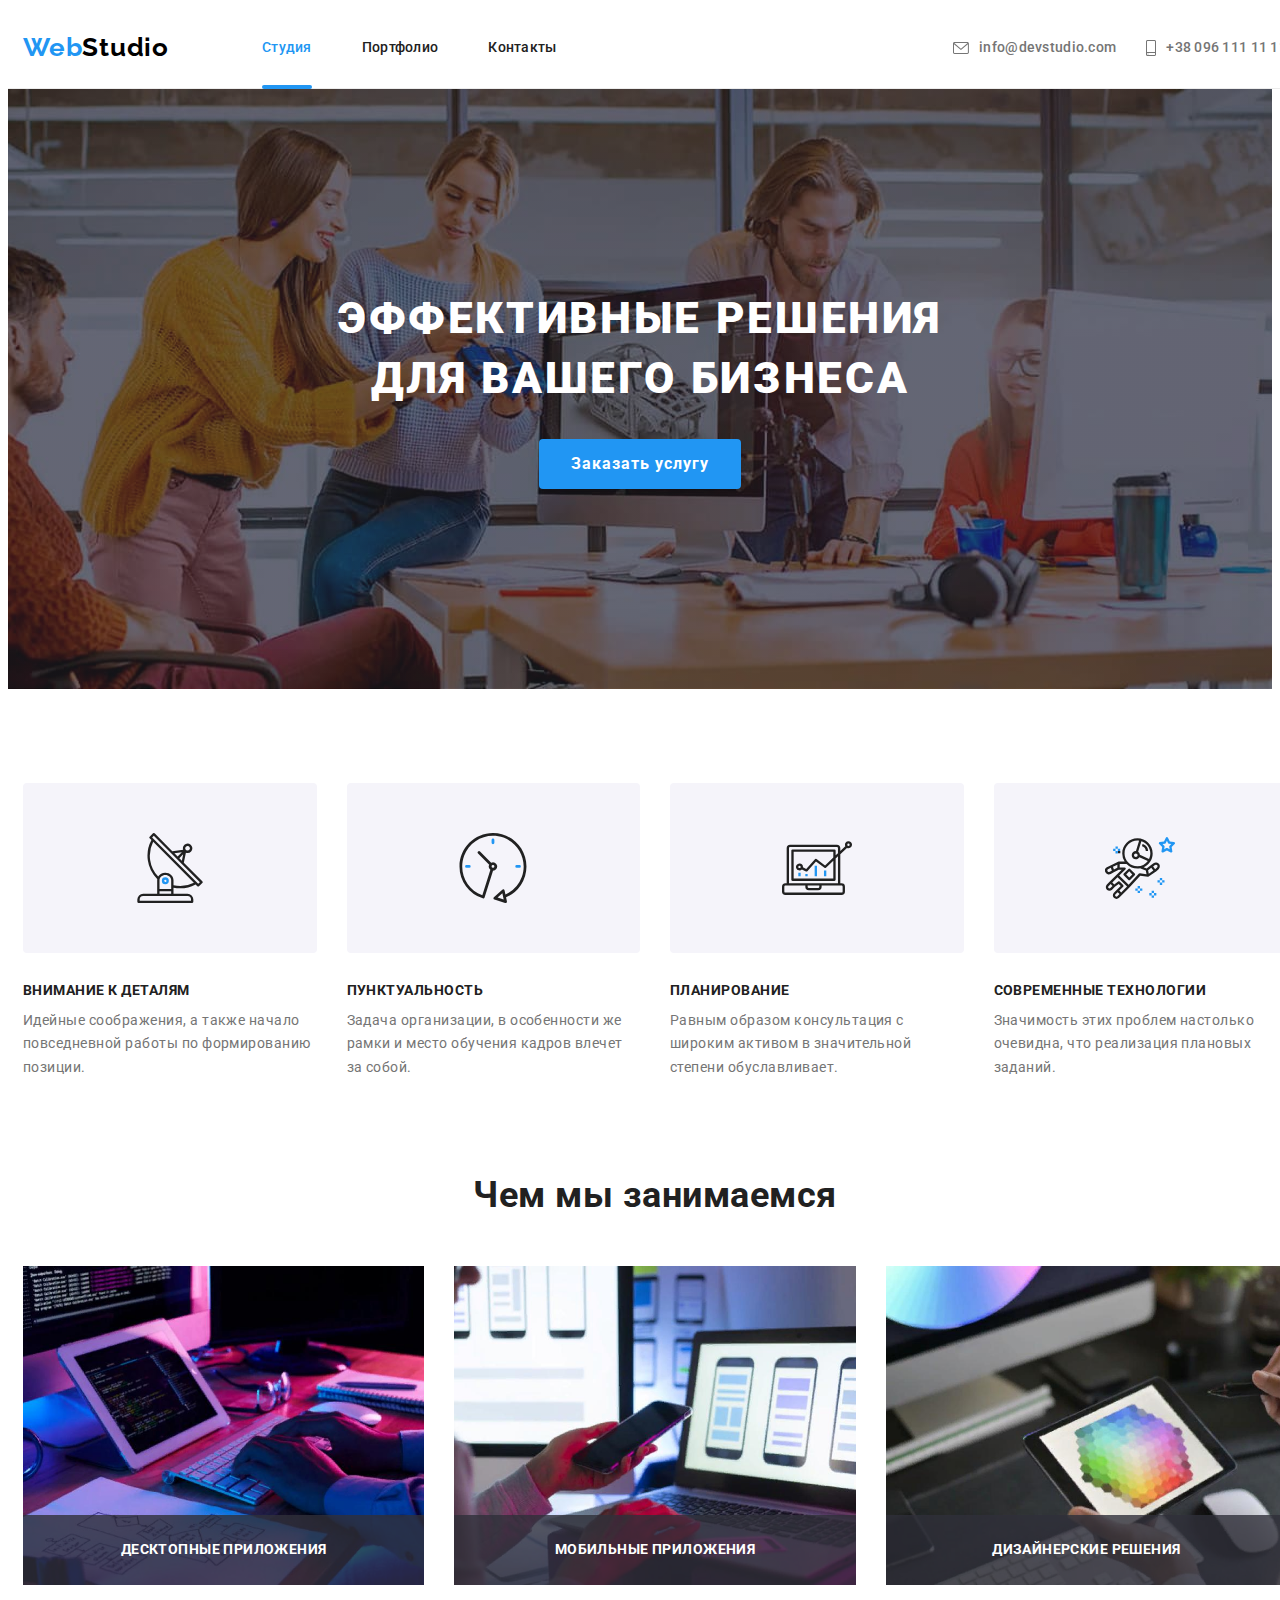
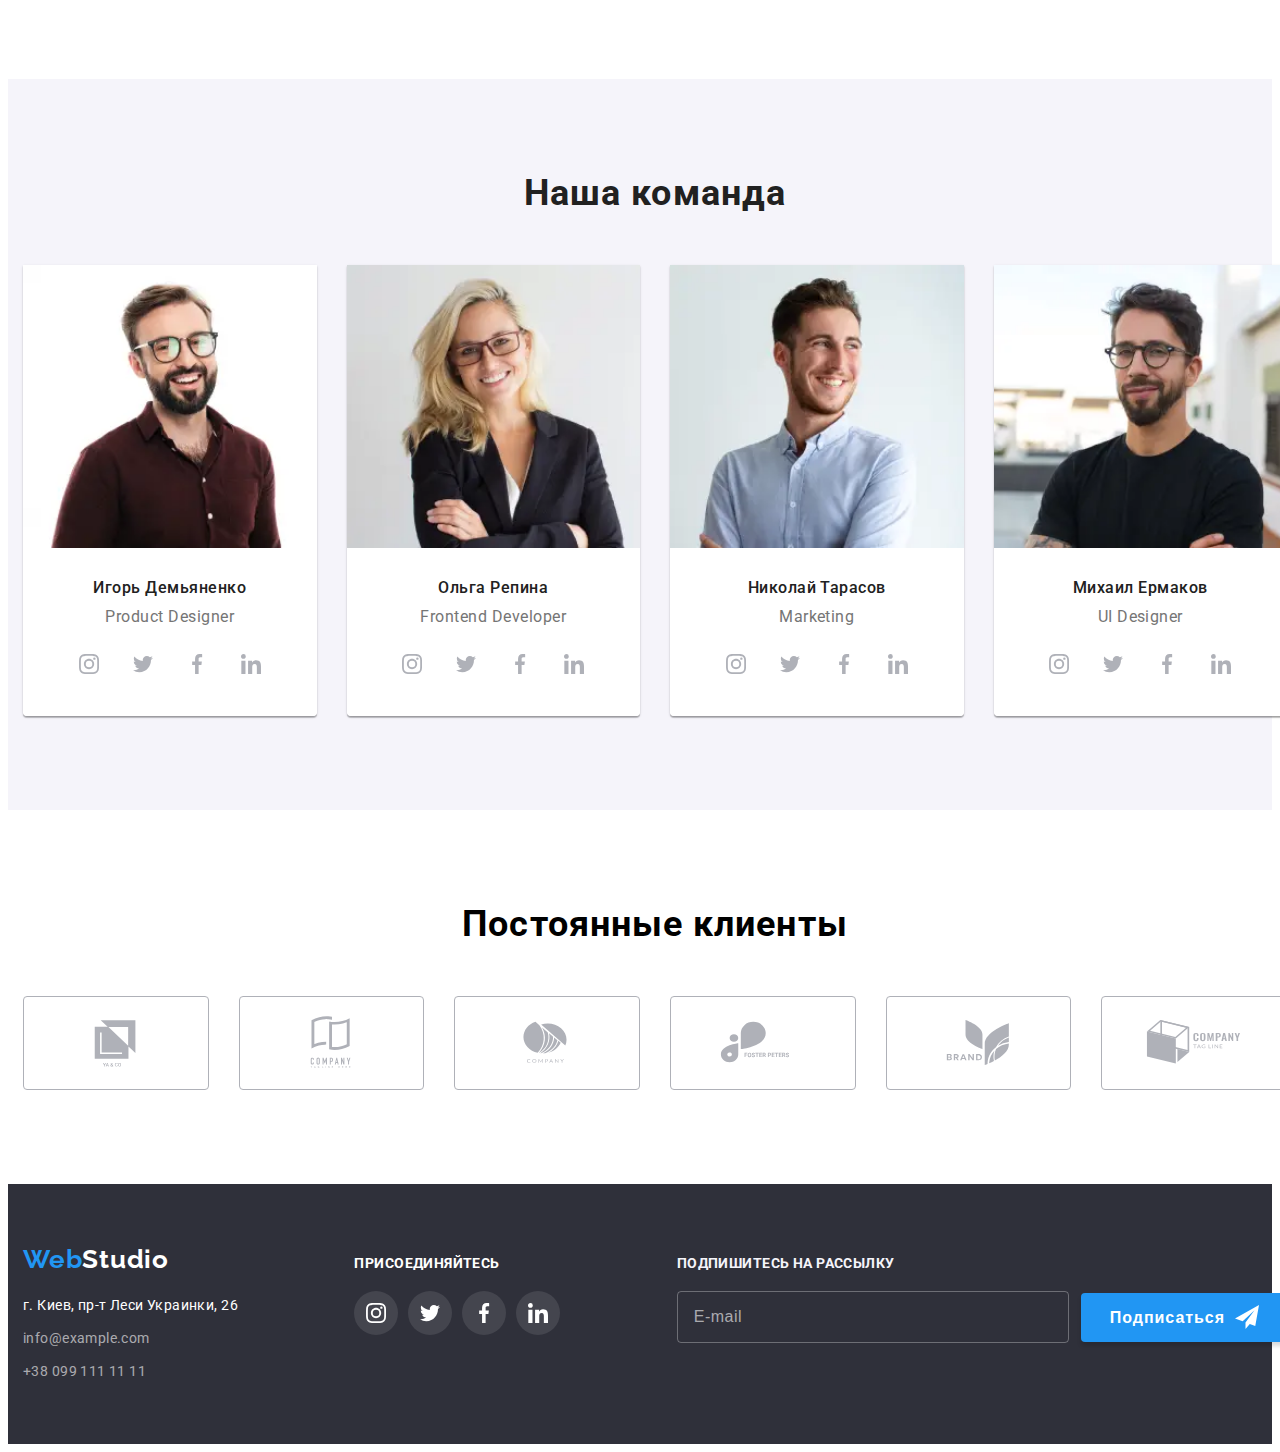
<file: index.html>
<!DOCTYPE html>
<html lang="ru">
<head>
    <meta charset="UTF-8">
    <meta http-equiv="X-UA-Compatible" content="IE=edge">
    <meta name="viewport" content="width=device-width, initial-scale=1.0">
    <title>WebStudio</title>
    <link rel="preconnect" href="https://fonts.googleapis.com">
    <link rel="preconnect" href="https://fonts.gstatic.com" crossorigin>
    <link href="https://fonts.googleapis.com/css2?family=Raleway:wght@700&family=Roboto:wght@400;500;700;900&display=swap" rel="stylesheet">
    <link rel="stylesheet" href="https://cdnjs.cloudflare.com/ajax/libs/modern-normalize/1.1.0/modern-normalize.min.css"
        integrity="sha512-wpPYUAdjBVSE4KJnH1VR1HeZfpl1ub8YT/NKx4PuQ5NmX2tKuGu6U/JRp5y+Y8XG2tV+wKQpNHVUX03MfMFn9Q=="
        crossorigin="anonymous" referrerpolicy="no-referrer" />
    <link rel="stylesheet" href="./css/main.min.css">
</head>
    <body>
        <!-- Header -->
        <header class="header">
            <div class="container header__container">
                <nav class="nav">
                    <a class="logo link header__logo" href="./index.html" lang="en">
                        <span class="logo__text logo__text--accent">Web</span>Studio
                    </a>
                    <ul class="nav__list list">
                        <li class="nav__item">
                            <a class="nav__link nav__link--current current link" href="./index.html">Студия</a>
                        </li>
                        <li class="nav__item">
                            <a class="nav__link link" href="./portfolio.html">Портфолио</a>
                        </li>
                        <li class="nav__item">
                            <a class="nav__link link" href="#">Контакты</a>
                        </li>
                    </ul>
                </nav>
                <ul class="contacts header__contacts list">
                    <li class="contacts__list link">
                        <a class="contacts__link link" href="mailto:info@devstudio.com">
                            <svg class="contacts__icon" width="16" height="12">
                                <use href="./images/sprite.svg#icon-envelope"></use>
                            </svg> 
                            info@devstudio.com
                        </a>
                    </li>
                    <li class="contacts__list link">
                        <a class="contacts__link link" href="tel:+380961111111"> 
                            <svg class="contacts__icon" width="10" height="16">
                            <use  href="./images/sprite.svg#icon-smartphone" ></use>
                            </svg>
                            +38 096 111 11 11
                        </a>
                    </li>
                </ul>
                <button type="button" class="menu-toggle header__menu-toggle js-open-menu" aria-expanded="false"
                aria-controls="mobile-menu" aria-label="открытие мобильного меню">
                    <svg class="menu-toggle__icon" width="40" height="40">
                        <use href="./images/sprite.svg#icon-burger"></use>
                    </svg>
                </button>
            </div>
            
        </header>
        <main>
            <div class="mobile-menu menu-container container js-menu-container" id="mobile-menu">
                <button type="button" class="menu-toggle mobile-menu__menu-toggle js-close-menu"  
                aria-label="закрытие мобильного меню">
                    <svg class="menu-toggle__icon" width="40" height="40">
                        <use href="./images/sprite.svg#icon-close"></use>
                    </svg>
                </button>
                <ul class="mob-list mobile-menu__mob-list list">
                    <li class="mob-list__item">
                        <a class="mob-list__link mob-list__link--current link" href="#">Студия</a>
                    </li>
                    <li class="mob-list__item">
                        <a class="mob-list__link link" href="./portfolio.html">Портфолио</a>
                    </li>
                    <li class="mob-list__item">
                        <a class="mob-list__link link" href="#">Контакты</a>
                    </li>
                </ul>
                <div class="mob-menu-thumb">
                    <ul class="mob-contacts mobile-menu__mob-contacts list">
                        <li class="mob-contacts__list">
                            <a class="mob-contacts__tel link" href="tel:+380961111111">+38 096 111 11 11</a>
                        </li>
                        <li class="mob-contacts__list">
                            <a class="mob-contacts__mail link" href="mailto:info@devstudio.com">info@devstudio.com</a>
                        </li>
                    </ul>
                    <ul class="mob-social mobile-menu__mob-social list">
                        <li class="mob-social__icon">
                            <a class="mob-social__link link" href="https://www.instagram.com/" target="_blank"
                                rel="noopener noreferrer">instagram</a>
                        </li>
                        <li class="mob-social__icon">
                            <a class="mob-social__link link" href="https://www.twitter.com/" target="_blank"
                                rel="noopener noreferrer">twitter</a>
                        </li>
                        <li class="mob-social__icon">
                            <a class="mob-social__link link" href="https://www.facebook.com/" target="_blank"
                                rel="noopener noreferrer">facebook</a>
                        </li>
                        <li class="mob-social__icon">
                            <a class="mob-social__link link" href="https://www.linkedin.com/" target="_blank"
                                rel="noopener noreferrer">linkedin</a>
                        </li>
                    </ul>
                </div>
            </div>
            <!-- Hero section -->
            <section class="hero section">
                <div class="hero__container">
                    <h1 class="hero__title">Эффективные решения <br> для вашего бизнеса</h1>
                    <button class="hero__btn" data-modal-open type="button" >Заказать услугу</button>
                </div>
            </section>
        <!-- Pecularities section -->
            <section class="pecularities section">
                <div class="container">
                    <ul class="pecularities__list list">
                        <li class="pecularities__link link">
                            <div class="pecularities__icon-section">
                                <svg class="pecularities__icon" width="70" height="70">
                                    <use href="./images/sprite.svg#icon-antenna"></use>
                                </svg>
                            </div>
                            <h3 class="pecularities__title">Внимание к деталям</h3>
                            <p class="pecularities__text">Идейные соображения, а также начало повседневной работы по формированию позиции.</p>
                        </li>
                        <li class="pecularities__link link">
                            <div class="pecularities__icon-section">
                                <svg class="pecularities__icon" width="70" height="70">
                                    <use href="./images/sprite.svg#icon-clock"></use>
                                </svg>
                            </div>
                            <h3 class="pecularities__title">Пунктуальность</h3>
                            <p class="pecularities__text">Задача организации, в особенности же рамки и место обучения кадров влечет за собой.</p>
                        </li>
                        <li class="pecularities__link link">
                            <div class="pecularities__icon-section">
                                <svg class="pecularities__icon" width="70" height="70">
                                    <use href="./images/sprite.svg#icon-diagram"></use>
                                </svg>
                            </div>
                            <h3 class="pecularities__title">Планирование</h3>
                            <p class="pecularities__text">Равным образом консультация с широким активом в значительной степени обуславливает.</p>
                        </li>
                        <li class="pecularities__link link">
                            <div class="pecularities__icon-section">
                                <svg class="pecularities__icon" width="70" height="70">
                                    <use href="./images/sprite.svg#icon-astronaut"></use>
                                </svg>
                            </div>
                            <h3 class="pecularities__title">Современные технологии</h3>
                            <p class="pecularities__text">Значимость этих проблем настолько очевидна, что реализация плановых заданий.</p>
                        </li>
                    </ul>
                </div>
            </section>
        <!-- What are we doing section -->
            <section class="works section">
                <div class="container">
                    <h2 class="works__title">Чем мы занимаемся</h2>
                    <ul class="works__list list">
                        <li class="works__item link"><img src="./images/box1-image.jpg" alt="программирует" width="370" height="294">
                            <h3 class="works__overlay">Десктопные приложения</h3>
                        </li>
                        <li class="works__item link"><img src="./images/box2-image.jpg" alt="делает дизайн" width="370" height="294">
                            <h3 class="works__overlay">Мобильные приложения</h3>
                        </li>
                        <li class="works__item link"><img src="./images/box3-image.jpg" alt="выбирает цвет" width="370" height="294">
                             <h3 class="works__overlay">Дизайнерские решения</h3>
                        </li>
                    </ul>
                </div>
            </section>
            <!-- Our team section -->
            <section class="team section">
                <div class="container">
                    <h2 class="team__title">Наша команда</h2>
                    <ul class="team__list list">
                        <li class="team__item">
                            <picture>
                                <source srcset="./images/WebP/team1-image@1x.webp 1x,
                                                ./images/WebP/team1-image@2x.webp 2x" 
                                                 media="(min-width: 1200px)" type="image/webp"/>
                                <source srcset="./images/team1-image@1x.jpg 1x, 
                                                ./images/team1-image@2x.jpg 2x" 
                                                media="(min-width: 1200px)" type="image/jpeg"/>

                                <source srcset="./images/team-image-tab/WebP/team1-image-tab@1x.webp 1x,
                                                ./images/team-image-tab/WebP/team1-image-tab@2x.webp 2x" 
                                                media="(min-width: 768px)" type="image/webp"/>
                                <source srcset="./images/team-image-tab/team1-image-tab@1x.jpg 1x, 
                                                ./images/team-image-tab/team1-image-tab@2x.jpg 2x" 
                                                media="(min-width: 768px)" type="image/jpeg"/>

                                <source srcset="./images/team-image/WebP/team1-image-mobile@1x.webp 1x,
                                                ./images/team-image/WebP/team1-image-mobile@2x.webp 2x" 
                                                media="(max-width: 767px)" type="image/webp"/>
                                <source srcset="./images/team-image/team1-image-mobile@1x.jpg 1x, 
                                                ./images/team-image/team1-image-mobile@2x.jpg 2x" 
                                                media="(max-width: 767px)" type="image/jpeg"/>
                                <img class="team__img" src="./images/team1-image@1x.jpg" alt="на фото Игорь Демьяненко" width="270" height="260" />
                            </picture>
                            <div class="team__info">
                                <h3 class="team__name">Игорь Демьяненко</h3>
                                <p lang="en" class="team__profession">Product Designer</p>
                                <ul class="team__social-list">
                                    <li class="team__social-icon list">
                                        <a href="" class="team__social-link">
                                            <svg class="team__social-label" width="20" height="20">
                                                <use href="./images/sprite.svg#icon-instagram"></use>
                                            </svg>
                                        </a>
                                    </li>
                                    <li class="team__social-icon list">
                                        <a href="" class="team__social-link">
                                            <svg class="team__social-label" width="20" height="20">
                                                <use href="./images/sprite.svg#icon-twitter"></use>
                                            </svg>
                                        </a>
                                    </li>
                                    <li class="team__social-icon list">
                                        <a href="" class="team__social-link">
                                            <svg class="team__social-label" width="20" height="20">
                                                <use href="./images/sprite.svg#icon-facebook"></use>
                                            </svg>
                                        </a>
                                    </li>
                                    <li class="team__social-icon list">
                                        <a href="" class="team__social-link">
                                            <svg class="team__social-label" width="20" height="20">
                                                <use href="./images/sprite.svg#icon-linkedin"></use>
                                            </svg>
                                        </a>
                                    </li>
                                </ul>
                            </div>
                        </li>
                        <li class="team__item">
                            <picture>
                                <source srcset="./images/WebP/team2-image@1x.webp 1x,
                                                ./images/WebP/team2-image@2x.webp 2x" 
                                                media="(min-width: 1200px)" type="image/webp" />
                                <source srcset="./images/team2-image@1x.jpg 1x, 
                                                ./images/team2-image@2x.jpg 2x" 
                                                media="(min-width: 1200px)" type="image/jpeg" />
                            
                                <source srcset="./images/team-image-tab/WebP/team2-image-tab@1x.webp 1x,
                                                ./images/team-image-tab/WebP/team2-image-tab@2x.webp 2x"
                                                media="(min-width: 768px)" type="image/webp" />
                                <source srcset="./images/team-image-tab/team2-image-tab@1x.jpg 1x, 
                                                ./images/team-image-tab/team2-image-tab@2x.jpg 2x"
                                                media="(min-width: 768px)" type="image/jpeg" />
                            
                                <source srcset="./images/team-image/WebP/team2-image-mobile@1x.webp 1x,
                                                ./images/team-image/WebP/team2-image-mobile@2x.webp 2x"
                                                media="(max-width: 767px)" type="image/webp" />
                                <source srcset="./images/team-image/team2-image-mobile@1x.jpg 1x, 
                                                ./images/team-image/team2-image-mobile@2x.jpg 2x"
                                                media="(max-width: 767px)" type="image/jpeg" />
                                <img class="team__img" src="./images/team2-image@1x.jpg" alt="на фото Ольга Репина" width="270" height="260" />
                            </picture>
                            <div class="team__info">
                                <h3 class="team__name">Ольга Репина</h3>
                                <p lang="en" class="team__profession">Frontend Developer</p>
                                    <ul class="team__social-list">
                                    <li class="team__social-icon list">
                                        <a href="" class="team__social-link">
                                            <svg class="team__social-label" width="20" height="20">
                                                <use href="./images/sprite.svg#icon-instagram"></use>
                                            </svg>
                                        </a>
                                    </li>
                                    <li class="team__social-icon list">
                                        <a href="" class="team__social-link">
                                            <svg class="team__social-label" width="20" height="20">
                                                <use href="./images/sprite.svg#icon-twitter"></use>
                                            </svg>
                                        </a>
                                    </li>
                                    <li class="team__social-icon list">
                                        <a href="" class="team__social-link">
                                            <svg class="team__social-label" width="20" height="20">
                                                <use href="./images/sprite.svg#icon-facebook"></use>
                                            </svg>
                                        </a>
                                    </li>
                                    <li class="team__social-icon list">
                                        <a href="" class="team__social-link">
                                            <svg class="team__social-label" width="20" height="20">
                                                <use href="./images/sprite.svg#icon-linkedin"></use>
                                            </svg>
                                        </a>
                                    </li>
                                </ul>
                            </div>
                        </li>
                        <li class="team__item">
                            <picture>
                                <source srcset="./images/WebP/team3-image@1x.webp 1x,
                                                ./images/WebP/team3-image@2x.webp 2x" 
                                                media="(min-width: 1200px)" type="image/webp" />
                                <source srcset="./images/team3-image@1x.jpg 1x, 
                                                ./images/team3-image@2x.jpg 2x" 
                                                media="(min-width: 1200px)" type="image/jpeg" />
                            
                                <source srcset="./images/team-image-tab/WebP/team3-image-tab@1x.webp 1x,
                                                ./images/team-image-tab/WebP/team3-image-tab@2x.webp 2x"
                                                media="(min-width: 768px)" type="image/webp" />
                                <source srcset="./images/team-image-tab/team3-image-tab@1x.jpg 1x, 
                                                ./images/team-image-tab/team3-image-tab@2x.jpg 2x"
                                                media="(min-width: 768px)" type="image/jpeg" />
                            
                                <source srcset="./images/team-image/WebP/team3-image-mobile@1x.webp 1x,
                                                ./images/team-image/WebP/team3-image-mobile@2x.webp 2x"
                                                media="(max-width: 767px)" type="image/webp" />
                                <source srcset="./images/team-image/team3-image-mobile@1x.jpg 1x, 
                                                ./images/team-image/team3-image-mobile@2x.jpg 2x"
                                                media="(max-width: 767px)" type="image/jpeg" />
                                <img class="team__img" src="./images/team3-image@1x.jpg" alt="на фото Николай Тарасов" width="270" height="260" />
                            </picture>
                            <div class="team__info">
                                <h3 class="team__name">Николай Тарасов</h3>
                                <p lang="en" class="team__profession">Marketing</p>
                                    <ul class="team__social-list">
                                    <li class="team__social-icon list">
                                        <a href="" class="team__social-link">
                                            <svg class="team__social-label" width="20" height="20">
                                                <use href="./images/sprite.svg#icon-instagram"></use>
                                            </svg>
                                        </a>
                                    </li>
                                    <li class="team__social-icon list">
                                        <a href="" class="team__social-link">
                                            <svg class="team__social-label" width="20" height="20">
                                                <use href="./images/sprite.svg#icon-twitter"></use>
                                            </svg>
                                        </a>
                                    </li>
                                    <li class="team__social-icon list">
                                        <a href="" class="team__social-link">
                                            <svg class="team__social-label" width="20" height="20">
                                                <use href="./images/sprite.svg#icon-facebook"></use>
                                            </svg>
                                        </a>
                                    </li>
                                    <li class="team__social-icon list">
                                        <a href="" class="team__social-link">
                                            <svg class="team__social-label" width="20" height="20">
                                                <use href="./images/sprite.svg#icon-linkedin"></use>
                                            </svg>
                                        </a>
                                    </li>
                                </ul>
                            </div>
                        </li>
                        <li class="team__item">
                            <picture>
                                <source srcset="./images/WebP/team4-image@1x.webp 1x,
                                                ./images/WebP/team4-image@2x.webp 2x" 
                                                media="(min-width: 1200px)" type="image/webp" />
                                <source srcset="./images/team4-image@1x.jpg 1x, 
                                                ./images/team4-image@2x.jpg 2x" 
                                                media="(min-width: 1200px)" type="image/jpeg" />
                            
                                <source srcset="./images/team-image-tab/WebP/team4-image-tab@1x.webp 1x,
                                                ./images/team-image-tab/WebP/team4-image-tab@2x.webp 2x"
                                                media="(min-width: 768px)" type="image/webp" />
                                <source srcset="./images/team-image-tab/team4-image-tab@1x.jpg 1x, 
                                                ./images/team-image-tab/team4-image-tab@2x.jpg 2x"
                                                media="(min-width: 768px)" type="image/jpeg" />
                            
                                <source srcset="./images/team-image/WebP/team4-image-mobile@1x.webp 1x,
                                                ./images/team-image/WebP/team4-image-mobile@2x.webp 2x"
                                                media="(max-width: 767px)" type="image/webp" />
                                <source srcset="./images/team-image/team4-image-mobile@1x.jpg 1x, 
                                                ./images/team-image/team4-image-mobile@2x.jpg 2x"
                                                media="(max-width: 767px)" type="image/jpeg" />
                                <img class="team__img" src="./images/team4-image@1x.jpg" alt="на фото Михаил Ермаков" width="270" height="260" />
                            </picture>
                            <div class="team__info">
                                <h3 class="team__name">Михаил Ермаков</h3>
                                <p lang="en" class="team__profession">UI Designer</p>
                                <ul class="team__social-list">
                                    <li class="team__social-icon list">
                                        <a href="" class="team__social-link">
                                            <svg class="team__social-label" width="20" height="20">
                                                <use href="./images/sprite.svg#icon-instagram"></use>
                                            </svg>
                                        </a>
                                    </li>
                                    <li class="team__social-icon list">
                                        <a href="" class="team__social-link">
                                            <svg class="team__social-label" width="20" height="20">
                                                <use href="./images/sprite.svg#icon-twitter"></use>
                                            </svg>
                                        </a>
                                    </li>
                                    <li class="team__social-icon list">
                                        <a href="" class="team__social-link">
                                            <svg class="team__social-label" width="20" height="20">
                                                <use href="./images/sprite.svg#icon-facebook"></use>
                                            </svg>
                                        </a>
                                    </li>
                                    <li class="team__social-icon list">
                                        <a href="" class="team__social-link">
                                            <svg class="team__social-label" width="20" height="20">
                                                <use href="./images/sprite.svg#icon-linkedin"></use>
                                            </svg>
                                        </a>
                                    </li>
                                </ul>
                            </div>
                        </li>
                    </ul>
                </div>
            </section>
            <!-- ################ CLIENTS ################# -->
            <section class="clients section">
                <div class="container">
                    <h2 class="clients__title">Постоянные клиенты</h2>
                    <ul class="clients__list list">
                        <li class="clients__item link">
                            <a href="" class="clients__list-link">
                                <svg class="clients__list-icon" width="106" height="60">
                                <use href="./images/sprite.svg#icon-logo-company-1"></use>
                            </svg>
                            </a>
                        </li>
                        <li class="clients__item link">
                            <a href="" class="clients__list-link">
                                <svg class="clients__list-icon" width="106" height="60">
                                    <use href="./images/sprite.svg#icon-logo-company-2"></use>
                                </svg>
                            </a>
                        </li>
                        <li class="clients__item link">
                            <a href="" class="clients__list-link">
                                <svg class="clients__list-icon" width="106" height="60">
                                    <use href="./images/sprite.svg#icon-logo-company-3"></use>
                                </svg>
                            </a>
                        </li>
                        <li class="clients__item link">
                            <a href="" class="clients__list-link">
                                <svg class="clients__list-icon" width="106" height="60">
                                    <use href="./images/sprite.svg#icon-logo-company-4"></use>
                                </svg>
                            </a>
                        </li>
                        <li class="clients__item link">
                            <a href="" class="clients__list-link">
                                <svg class="clients__list-icon" width="106" height="60">
                                    <use href="./images/sprite.svg#icon-logo-company-5"></use>
                                </svg>
                            </a>
                        </li>
                        <li class="clients__item link">
                            <a href="" class="clients__list-link">
                                <svg class="clients__list-icon" width="106" height="60">
                                    <use href="./images/sprite.svg#icon-logo-company-6"></use>
                                </svg>
                            </a>
                        </li>
                    </ul>
                </div>
            </section>
        </main>
        <!-- ################### /CLIENTS ################# -->
        <!-- Footer -->
        <footer class="footer">
            <div class="footer__container container">
                <div class="footer__contact">
                    <a class="logo footer__logo link footer__logo--white" href="./index.html" lang="en">
                        <span class="logo__text logo__text--accent">Web</span>Studio
                    </a>
                    <address class="address">
                        <ul class="address__list list">
                            <li class="address__item">
                                <a class="address__map link" href="https://goo.gl/maps/7doiL5XwBCKu4FnLA" target="_blank"
                                    rel="noopener noreferrer">г. Киев, пр-т Леси Украинки, 26 
                                </a>
                            </li>
                            <li class="address__item">
                                <a class="address__contact link" href="mailto:info@example.com">info@example.com</a>
                            </li>
                            <li class="address__item">
                                <a class="address__contact link" href="tel:+380991111111">+38 099 111 11 11</a>
                            </li>
                        </ul>
                    </address>
                </div>
            
                <div class="footer__socials">
                    <b class="footer__suptitle">присоединяйтесь</b>
                        <ul class="footer__list list">
                            <li class="footer__icon list">
                                <a class="footer__link link" href="https://www.instagram.com/" target="_blank" rel="noopener noreferrer">
                                    <svg class="footer__label" width="20" height="20" aria-label="instagram">
                                        <use href="./images/sprite.svg#icon-instagram"></use>
                                    </svg>
                                </a>
                            </li>
                            <li class="footer__icon list">
                                <a class="footer__link link" href="https://www.twitter.com/" target="_blank" rel="noopener noreferrer">
                                    <svg class="footer__label" width="20" height="20" aria-label="twitter">
                                        <use href="./images/sprite.svg#icon-twitter"></use>
                                    </svg>
                                </a>
                            </li>
                            <li class="footer__icon list">
                                <a class="footer__link link" href="https://www.facebookcom/" target="_blank" rel="noopener noreferrer">
                                    <svg class="footer__label" width="20" height="20" aria-label="facebook">
                                        <use href="./images/sprite.svg#icon-facebook"></use>
                                    </svg>
                                </a>
                            </li>
                            <li class="footer__icon list">
                                <a class="footer__link link" href="https://www.linkedin.com/" target="_blank" rel="noopener noreferrer">
                                    <svg class="footer__label" width="20" height="20" aria-label="linkedin">
                                        <use href="./images/sprite.svg#icon-linkedin"></use>
                                    </svg>
                                </a>
                            </li>
                        </ul>
                </div>
                <div class="footer__send-form">
                    <p class="footer__form-title">Подпишитесь на рассылку</p>
                    <form class="footer__form" name="footer-form" autocomplete="on">
                        <input class="footer__input" type="email" name="email" aria-label="E-mail" placeholder="E-mail" />
                        <button class="footer__btn" type="submit">Подписаться
                            <svg class="footer__icon-send" width="24" height="24">
                                <use href="./images/sprite.svg#icon-send"></use>
                            </svg>
                        </button>
                    </form>
                </div>
            </div>
        </footer> 

        <!-- Backdrop -->
        
        <div class="backdrop is-hidden" data-modal>
            <div class="modal">
                <button class="modal__btn-close" data-modal-close type="button" aria-label="Закрыть" >
                    <svg class="modal__icon-close" width="18" height="18">
                        <use href="./images/sprite.svg#icon-close"></use>
                    </svg>
                </button>
                <form class="contact-form">
                    <b class="form-title">Оставьте свои данные, мы вам перезвоним</b>
                    <label class="contact-form__field">
                        <span class="contact-form__field-span">Имя</span> 
                            <input class="contact-form__input" type="text" required name="user_name" minlength="2" />
                            <svg class="contact-form__icon" width="18" height="18">
                                <use href="./images/sprite.svg#icon-person-black"></use>
                             </svg>
                    </label>
                    <label class="contact-form__field">
                        <span class="contact-form__field-span">Телефон</span> 
                            <input class="contact-form__input" type="tel" required name="user_phone_number"
                            pattern="[0-9]{3}-[0-9]{3}-[0-9]{2}-[0-9]{2}" title="xxx-xxx-xx-xx" />
                            <svg class="contact-form__icon" width="18" height="18">
                                <use href="./images/sprite.svg#icon-phone-black"></use>
                            </svg>
                    </label>
                    <label class="contact-form__field">
                        <span class="contact-form__field-span">Почта</span> 
                            <input class="contact-form__input" type="email" required name="user_email">
                            <svg class="contact-form__icon" width="18" height="18">
                                <use href="./images/sprite.svg#icon-email-black"></use>
                            </svg>
                    </label>
                    <label class="contact-form__field-text">
                        <span class="contact-form__field-span">Комментарий</span> 
                        <textarea class="contact-form__comment" name="user_comment" placeholder="Введите текст"></textarea>
                    </label>
                    <input class="contact-form__checkbox visually-hidden" type="checkbox" id="checkbox-policy" required name="user_policy">
                    <label class="contact-form__checkbox-label" for="checkbox-policy">Соглашаюсь с рассылкой и принимаю&nbsp;
                         <a class="contact-form__checkbox-link" href="">Условия договора</a> </label>
                         <button class="contact-form__btn" type="submit">Отправить</button>
                </form>
            </div>
        </div>
        <script defer src="./js/mobile-menu.js"></script>
        <script src="./js/modal.js"></script>
        
    </body>
</html>
</file>
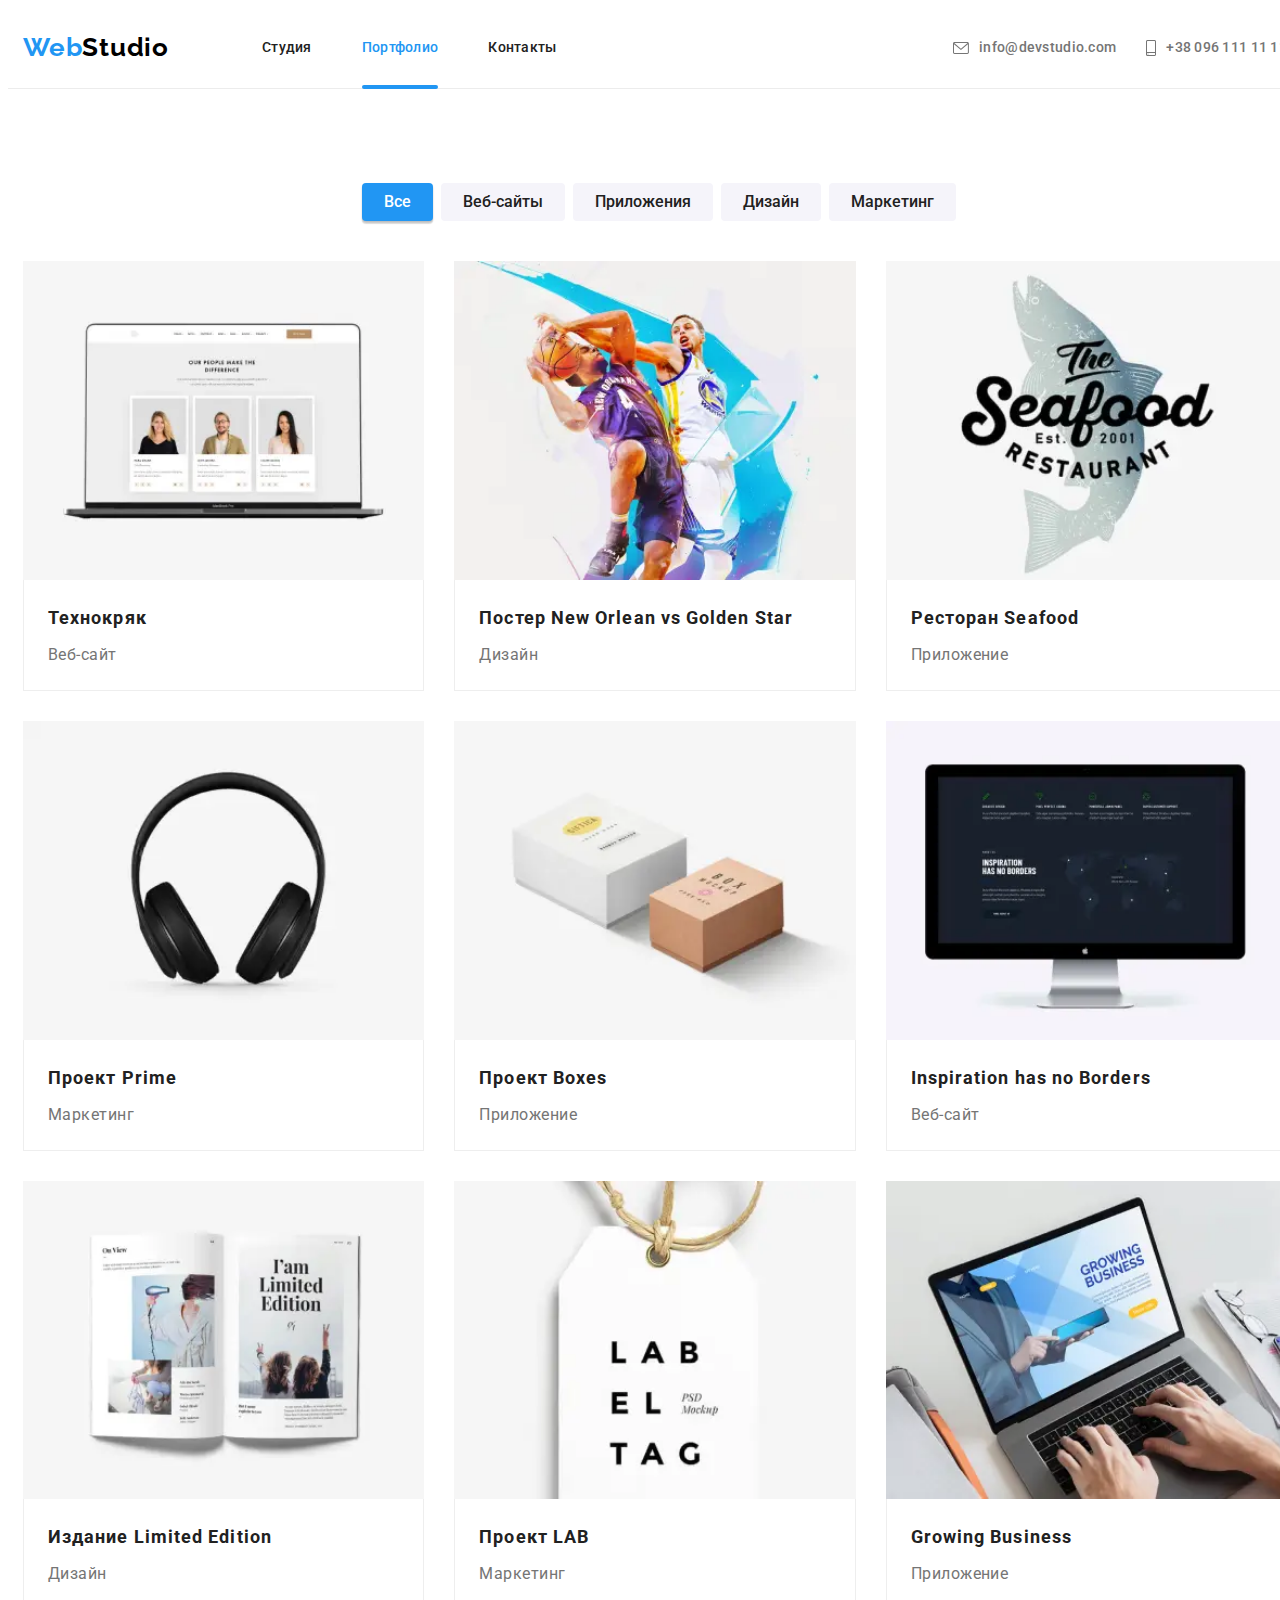
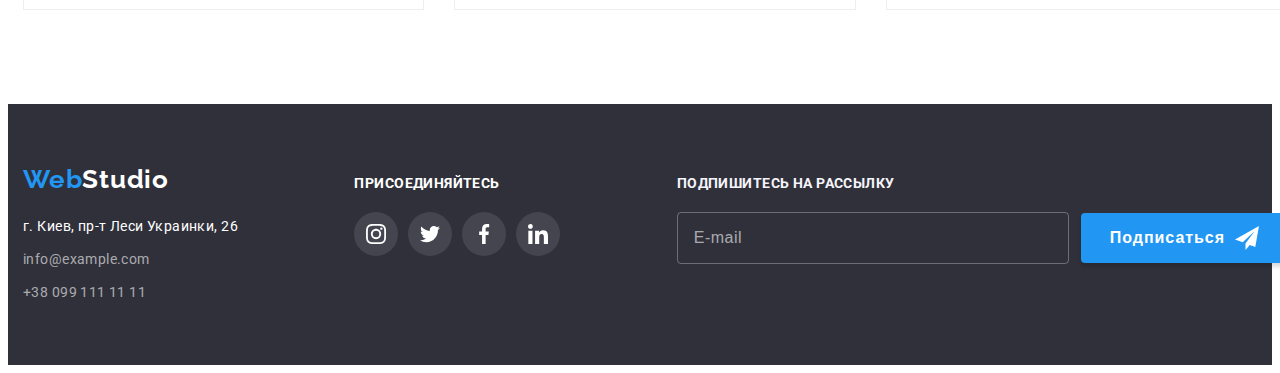
<file: portfolio.html>
<!DOCTYPE html>
<html lang="ru">
<head>
    <meta charset="UTF-8">
    <meta http-equiv="X-UA-Compatible" content="IE=edge">
    <meta name="viewport" content="width=device-width, initial-scale=1.0">
    <title>WebStudio</title>
    <link rel="preconnect" href="https://fonts.googleapis.com">
    <link rel="preconnect" href="https://fonts.gstatic.com" crossorigin>
    <link href="https://fonts.googleapis.com/css2?family=Raleway:wght@700&family=Roboto:wght@400;500;700;900&display=swap"
        rel="stylesheet">
    <link rel="stylesheet" href="https://cdnjs.cloudflare.com/ajax/libs/modern-normalize/1.1.0/modern-normalize.min.css"
        integrity="sha512-wpPYUAdjBVSE4KJnH1VR1HeZfpl1ub8YT/NKx4PuQ5NmX2tKuGu6U/JRp5y+Y8XG2tV+wKQpNHVUX03MfMFn9Q=="
        crossorigin="anonymous" referrerpolicy="no-referrer" />
    <link rel="stylesheet" href="./css/main.min.css">
</head>
<body>
    <!-- Header -->
    <header class="header">
        <div class="container header__container">
            <nav class="nav">
                <a class="logo link header__logo" href="./index.html" lang="en">
                    <span class="logo__text logo__text--accent">Web</span>Studio
                </a>
                <ul class="nav__list list">
                    <li class="nav__item">
                        <a class="nav__link link" href="./index.html">Студия</a>
                    </li>
                    <li class="nav__item">
                        <a class="nav__link nav__link--current current link" href="./portfolio.html">Портфолио</a>
                    </li>
                    <li class="nav__item">
                        <a class="nav__link link" href="#">Контакты</a>
                    </li>
                </ul>
            </nav>
            <ul class="contacts header__contacts list">
                <li class="contacts__list link">
                    <a class="contacts__link link" href="mailto:info@devstudio.com">
                        <svg class="contacts__icon" width="16" height="12">
                            <use href="./images/sprite.svg#icon-envelope"></use>
                        </svg>
                        info@devstudio.com
                    </a>
                </li>
                <li class="contacts__list link">
                    <a class="contacts__link link" href="tel:+380961111111">
                        <svg class="contacts__icon" width="10" height="16">
                            <use href="./images/sprite.svg#icon-smartphone"></use>
                        </svg>
                        +38 096 111 11 11
                    </a>
                </li>
            </ul>
            <button type="button" class="menu-toggle header__menu-toggle js-open-menu" aria-expanded="false"
                aria-controls="mobile-menu" aria-label="открытие мобильного меню">
                <svg class="menu-toggle__icon" width="40" height="40">
                    <use href="./images/sprite.svg#icon-burger"></use>
                </svg>
            </button>
        </div>
    
    </header>
    <main>
        <div class="mobile-menu menu-container container js-menu-container" id="mobile-menu">
            <button type="button" class="menu-toggle mobile-menu__menu-toggle js-close-menu"
                aria-label="закрытие мобильного меню">
                <svg class="menu-toggle__icon" width="40" height="40">
                    <use href="./images/sprite.svg#icon-close"></use>
                </svg>
            </button>
            <ul class="mob-list mobile-menu__mob-list list">
                <li class="mob-list__item">
                    <a class="mob-list__link mob-list__link link" href="./index.html">Студия</a>
                </li>
                <li class="mob-list__item">
                    <a class="mob-list__link mob-list__link--current link" href="./portfolio.html">Портфолио</a>
                </li>
                <li class="mob-list__item">
                    <a class="mob-list__link link" href="#">Контакты</a>
                </li>
            </ul>
            <div class="mob-menu-thumb">
                <ul class="mob-contacts mobile-menu__mob-contacts list">
                    <li class="mob-contacts__list">
                        <a class="mob-contacts__tel link" href="tel:+380961111111">+38 096 111 11 11</a>
                    </li>
                    <li class="mob-contacts__list">
                        <a class="mob-contacts__mail link" href="mailto:info@devstudio.com">info@devstudio.com</a>
                    </li>
                </ul>
                <ul class="mob-social mobile-menu__mob-social list">
                    <li class="mob-social__icon">
                        <a class="mob-social__link link" href="https://www.instagram.com/" target="_blank"
                            rel="noopener noreferrer">instagram</a>
                    </li>
                    <li class="mob-social__icon">
                        <a class="mob-social__link link" href="https://www.twitter.com/" target="_blank"
                            rel="noopener noreferrer">twitter</a>
                    </li>
                    <li class="mob-social__icon">
                        <a class="mob-social__link link" href="https://www.facebook.com/" target="_blank"
                            rel="noopener noreferrer">facebook</a>
                    </li>
                    <li class="mob-social__icon">
                        <a class="mob-social__link link" href="https://www.linkedin.com/" target="_blank"
                            rel="noopener noreferrer">linkedin</a>
                    </li>
                </ul>
            </div>
        </div>
    <!-- Portfolio cards -->
        <section class="portfolio section">
            <div class="portfolio-container container ">
                <ul class="btn portfolio__btn list">
                    <li class="btn__item link">
                        <button class="btn__filters btn__filters--active" type="button">Все</button>
                    </li>
                    <li class="btn__item link">
                        <button class="btn__filters" type="button">Веб-сайты</button>
                    </li>
                    <li class="btn__item link">
                        <button class="btn__filters" type="button">Приложения</button>
                    </li>
                    <li class="btn__item link">
                        <button class="btn__filters" type="button">Дизайн</button>
                    </li>
                    <li class="btn__item link">
                        <button class="btn__filters" type="button">Маркетинг</button>
                    </li>
                </ul>
                <ul class="portfolio__list list">
                    <li class="portfolio__item portfolio-project-link">
                        <a class="portfolio__project-item link" href="">
                            <div class="portfolio__project-img">
                                <picture>
                                    <source srcset="./images/portfolio-img/desk/WebP/project-1desk@1x.webp 1x,
                                                    ./images/portfolio-img/desk/WebP/project-1desk@2x.webp 2x" 
                                                    media="(min-width: 1200px)" type="image/webp" />
                                    <source srcset="./images/portfolio-img/desk/project-1desk@1x.jpg 1x,
                                                    ./images/portfolio-img/desk/project-1desk@2x.jpg 2x" 
                                                    media="(min-width: 1200px)" type="image/jpeg" />
                                    <source srcset="./images/portfolio-img/tab/WebP/project-1tab@1x.webp 1x,
                                                    ./images/portfolio-img/tab/WebP/project-1tab@2x.webp 2x" 
                                                    media="(min-width: 768px)" type="image/webp" />
                                    <source srcset="./images/portfolio-img/tab/project-1tab@1x.jpg 1x,
                                                    ./images/portfolio-img/tab/project-1tab@2x.jpg 2x" 
                                                    media="(min-width: 768px)" type="image/jpeg" />
                                    <source srcset="./images/portfolio-img/mob/WebP/project-1mob@1x.webp 1x,
                                                    ./images/portfolio-img/mob/WebP/project-1mob@2x.webp 2x" 
                                                    media="(max-width: 767px)" type="image/webp" />
                                    <source srcset="./images/portfolio-img/mob/project-1mob@1x.jpg 1x,
                                                    ./images/portfolio-img/mob/project-1mob@2x.jpg 2x" 
                                                    media="(max-width: 767px)" type="image/jpeg" />
                                    <img src="./images/portfolio-img/desk/project-1desk@1x.jpg" alt="веб-сайт открыт на ноутбуке" width="370" height="294" />
                                </picture>
                                <div class="portfolio__overlay">
                                    <p class="portfolio__overlay-text">
                                        Ресурс предлагает комплексные предложения с разным уровнем функционала и сервисов. 
                                        Все это позволит посетителю получить
                                        исчерпывающие сведения о компании или частном лице.
                                    </p>
                                </div>
                            </div>
                        <div class="portfolio__card-info">
                            <h3 class="cards-title">Технокряк</h3>
                            <p class="cards-suptitle">Веб-сайт</p>
                        </div>
                        </a>
                    </li>
                    <li class="portfolio__item portfolio-project-link">
                        <a class="portfolio__project-item link" href="">
                            <div class="portfolio__project-img">
                            <picture>
                                    <source srcset="./images/portfolio-img/desk/WebP/project-2desk@1x.webp 1x,
                                                    ./images/portfolio-img/desk/WebP/project-2desk@2x.webp 2x" 
                                                    media="(min-width: 1200px)" type="image/webp" />
                                    <source srcset="./images/portfolio-img/desk/project-2desk@1x.jpg 1x,
                                                    ./images/portfolio-img/desk/project-2desk@2x.jpg 2x" 
                                                    media="(min-width: 1200px)" type="image/jpeg" />
                                    <source srcset="./images/portfolio-img/tab/WebP/project-2tab@1x.webp 1x,
                                                    ./images/portfolio-img/tab/WebP/project-2tab@2x.webp 2x" 
                                                    media="(min-width: 768px)" type="image/webp" />
                                    <source srcset="./images/portfolio-img/tab/project-2tab@1x.jpg 1x,
                                                    ./images/portfolio-img/tab/project-2tab@2x.jpg 2x" 
                                                    media="(min-width: 768px)" type="image/jpeg" />
                                    <source srcset="./images/portfolio-img/mob/WebP/project-2mob@1x.webp 1x,
                                                    ./images/portfolio-img/mob/WebP/project-2mob@2x.webp 2x" 
                                                    media="(max-width: 767px)" type="image/webp" />
                                    <source srcset="./images/portfolio-img/mob/project-2mob@1x.jpg 1x,
                                                    ./images/portfolio-img/mob/project-2mob@2x.jpg 2x" 
                                                    media="(max-width: 767px)" type="image/jpeg" />
                                    <img src="./images/portfolio-img/desk/project-2desk@1x.jpg" alt="постер двух баскетболистов" width="370" height="294" />
                                </picture>
                                <div class="portfolio__overlay">
                                    <p class="portfolio__overlay-text">
                                        Ресурс предлагает комплексные предложения с разным уровнем функционала и сервисов.
                                        Все это позволит посетителю получить
                                        исчерпывающие сведения о компании или частном лице.
                                    </p>
                                </div>
                            </div>
                        <div class="portfolio__card-info">
                            <h3 class="cards-title">Постер New Orlean vs Golden Star</h3>
                            <p class="cards-suptitle">Дизайн</p>
                        </div>
                        </a>
                    </li>
                    <li class="portfolio__item portfolio-project-link">
                        <a class="portfolio__project-item link" href="">
                            <div class="portfolio__project-img">
                                <picture>
                                    <source srcset="./images/portfolio-img/desk/WebP/project-3desk@1x.webp 1x,
                                                    ./images/portfolio-img/desk/WebP/project-3desk@2x.webp 2x" 
                                                    media="(min-width: 1200px)" type="image/webp" />
                                    <source srcset="./images/portfolio-img/desk/project-3desk@1x.jpg 1x,
                                                    ./images/portfolio-img/desk/project-3desk@2x.jpg 2x" 
                                                    media="(min-width: 1200px)" type="image/jpeg" />
                                    <source srcset="./images/portfolio-img/tab/WebP/project-3tab@1x.webp 1x,
                                                    ./images/portfolio-img/tab/WebP/project-3tab@2x.webp 2x" 
                                                    media="(min-width: 768px)" type="image/webp" />
                                    <source srcset="./images/portfolio-img/tab/project-3tab@1x.jpg 1x,
                                                    ./images/portfolio-img/tab/project-3tab@2x.jpg 2x" 
                                                    media="(min-width: 768px)" type="image/jpeg" />
                                    <source srcset="./images/portfolio-img/mob/WebP/project-3mob@1x.webp 1x,
                                                    ./images/portfolio-img/mob/WebP/project-3mob@2x.webp 2x" 
                                                    media="(max-width: 767px)" type="image/webp" />
                                    <source srcset="./images/portfolio-img/mob/project-3mob@1x.jpg 1x,
                                                    ./images/portfolio-img/mob/project-3mob@2x.jpg 2x" 
                                                    media="(max-width: 767px)" type="image/jpeg" />
                                    <img src="./images/portfolio-img/desk/project-3desk@1x.jpg" alt="логотип для ресторана" width="370" height="294" />
                                </picture>
                                <div class="portfolio__overlay">
                                    <p class="portfolio__overlay-text">
                                        Ресурс предлагает комплексные предложения с разным уровнем функционала и сервисов.
                                        Все это позволит посетителю получить
                                        исчерпывающие сведения о компании или частном лице.
                                    </p>
                                </div>
                            </div>
                        <div class="portfolio__card-info">
                            <h3 class="cards-title">Ресторан Seafood</h3>
                            <p class="cards-suptitle">Приложение</p>
                        </div>
                        </a>
                    </li>
                    <li class="portfolio__item portfolio-project-link">
                        <a class="portfolio__project-item link" href="">
                            <div class="portfolio__project-img">
                                <picture>
                                    <source srcset="./images/portfolio-img/desk/WebP/project-4desk@1x.webp 1x,
                                                    ./images/portfolio-img/desk/WebP/project-4desk@2x.webp 2x" 
                                                    media="(min-width: 1200px)" type="image/webp" />
                                    <source srcset="./images/portfolio-img/desk/project-4desk@1x.jpg 1x,
                                                    ./images/portfolio-img/desk/project-4desk@2x.jpg 2x" 
                                                    media="(min-width: 1200px)" type="image/jpeg" />
                                    <source srcset="./images/portfolio-img/tab/WebP/project-4tab@1x.webp 1x,
                                                    ./images/portfolio-img/tab/WebP/project-4tab@2x.webp 2x" 
                                                    media="(min-width: 768px)" type="image/webp" />
                                    <source srcset="./images/portfolio-img/tab/project-4tab@1x.jpg 1x,
                                                    ./images/portfolio-img/tab/project-4tab@2x.jpg 2x" 
                                                    media="(min-width: 768px)" type="image/jpeg" />
                                    <source srcset="./images/portfolio-img/mob/WebP/project-4mob@1x.webp 1x,
                                                    ./images/portfolio-img/mob/WebP/project-4mob@2x.webp 2x" 
                                                    media="(max-width: 767px)" type="image/webp" />
                                    <source srcset="./images/portfolio-img/mob/project-4mob@1x.jpg 1x,
                                                    ./images/portfolio-img/mob/project-4mob@2x.jpg 2x" 
                                                    media="(max-width: 767px)" type="image/jpeg" />
                                    <img src="./images/portfolio-img/desk/project-4desk@1x.jpg" alt="наушники" width="370" height="294" />
                                </picture>
                                <div class="portfolio__overlay">
                                    <p class="portfolio__overlay-text">
                                        Ресурс предлагает комплексные предложения с разным уровнем функционала и сервисов.
                                        Все это позволит посетителю получить
                                        исчерпывающие сведения о компании или частном лице.
                                    </p>
                                </div>
                            </div>
                        <div class="portfolio__card-info">
                            <h3 class="cards-title">Проект Prime</h3>
                            <p class="cards-suptitle">Маркетинг</p>
                        </div>
                        </a>
                    </li>
                    <li class="portfolio__item portfolio-project-link">
                        <a class="portfolio__project-item link" href="">
                            <div class="portfolio__project-img">
                                <picture>
                                    <source srcset="./images/portfolio-img/desk/WebP/project-5desk@1x.webp 1x,
                                                    ./images/portfolio-img/desk/WebP/project-5desk@2x.webp 2x" 
                                                    media="(min-width: 1200px)" type="image/webp" />
                                    <source srcset="./images/portfolio-img/desk/project-5desk@1x.jpg 1x,
                                                    ./images/portfolio-img/desk/project-5desk@2x.jpg 2x" 
                                                    media="(min-width: 1200px)" type="image/jpeg" />
                                    <source srcset="./images/portfolio-img/tab/WebP/project-5tab@1x.webp 1x,
                                                    ./images/portfolio-img/tab/WebP/project-5tab@2x.webp 2x" 
                                                    media="(min-width: 768px)" type="image/webp" />
                                    <source srcset="./images/portfolio-img/tab/project-5tab@1x.jpg 1x,
                                                    ./images/portfolio-img/tab/project-5tab@2x.jpg 2x" 
                                                    media="(min-width: 768px)" type="image/jpeg" />
                                    <source srcset="./images/portfolio-img/mob/WebP/project-5mob@1x.webp 1x,
                                                    ./images/portfolio-img/mob/WebP/project-5mob@2x.webp 2x" 
                                                    media="(max-width: 767px)" type="image/webp" />
                                    <source srcset="./images/portfolio-img/mob/project-5mob@1x.jpg 1x,
                                                    ./images/portfolio-img/mob/project-5mob@2x.jpg 2x" 
                                                    media="(max-width: 767px)" type="image/jpeg" />
                                    <img src="./images/portfolio-img/desk/project-5desk@1x.jpg" alt="две коробочки" width="370" height="294" />
                                </picture>
                                <div class="portfolio__overlay">
                                    <p class="portfolio__overlay-text">
                                        Ресурс предлагает комплексные предложения с разным уровнем функционала и сервисов.
                                        Все это позволит посетителю получить
                                        исчерпывающие сведения о компании или частном лице.
                                    </p>
                                </div>
                            </div>
                        <div class="portfolio__card-info">
                            <h3 class="cards-title">Проект Boxes</h3>
                            <p class="cards-suptitle">Приложение</p>
                        </div>
                        </a>
                    </li>
                    <li class="portfolio__item portfolio-project-link">
                        <a class="portfolio__project-item link" href="">
                            <div class="portfolio__project-img">
                                <picture>
                                    <source srcset="./images/portfolio-img/desk/WebP/project-6desk@1x.webp 1x,
                                                    ./images/portfolio-img/desk/WebP/project-6desk@2x.webp 2x" 
                                                    media="(min-width: 1200px)" type="image/webp" />
                                    <source srcset="./images/portfolio-img/desk/project-6desk@1x.jpg 1x,
                                                    ./images/portfolio-img/desk/project-6desk@2x.jpg 2x" 
                                                    media="(min-width: 1200px)" type="image/jpeg" />
                                    <source srcset="./images/portfolio-img/tab/WebP/project-6tab@1x.webp 1x,
                                                    ./images/portfolio-img/tab/WebP/project-6tab@2x.webp 2x" 
                                                    media="(min-width: 768px)" type="image/webp" />
                                    <source srcset="./images/portfolio-img/tab/project-6tab@1x.jpg 1x,
                                                    ./images/portfolio-img/tab/project-6tab@2x.jpg 2x" 
                                                    media="(min-width: 768px)" type="image/jpeg" />
                                    <source srcset="./images/portfolio-img/mob/WebP/project-6mob@1x.webp 1x,
                                                    ./images/portfolio-img/mob/WebP/project-6mob@2x.webp 2x" 
                                                    media="(max-width: 767px)" type="image/webp" />
                                    <source srcset="./images/portfolio-img/mob/project-6mob@1x.jpg 1x,
                                                    ./images/portfolio-img/mob/project-6mob@2x.jpg 2x" 
                                                    media="(max-width: 767px)" type="image/jpeg" />
                                    <img src="./images/portfolio-img/desk/project-6desk@1x.jpg" alt="на мониторе открыт веб-сайт" width="370" height="294" />
                                </picture>
                                <div class="portfolio__overlay">
                                    <p class="portfolio__overlay-text">
                                        Ресурс предлагает комплексные предложения с разным уровнем функционала и сервисов.
                                        Все это позволит посетителю получить
                                        исчерпывающие сведения о компании или частном лице.
                                    </p>
                                </div>
                            </div>
                        <div class="portfolio__card-info">
                            <h3 lang="en" class="cards-title">Inspiration has no Borders</h3>
                            <p class="cards-suptitle">Веб-сайт</p>
                        </div>
                        </a>
                    </li>
                    <li class="portfolio__item portfolio-project-link">
                        <a class="portfolio__project-item link" href="">
                            <div class="portfolio__project-img">
                                <picture>
                                    <source srcset="./images/portfolio-img/desk/WebP/project-7desk@1x.webp 1x,
                                                    ./images/portfolio-img/desk/WebP/project-7desk@2x.webp 2x" 
                                                    media="(min-width: 1200px)" type="image/webp" />
                                    <source srcset="./images/portfolio-img/desk/project-7desk@1x.jpg 1x,
                                                    ./images/portfolio-img/desk/project-7desk@2x.jpg 2x" 
                                                    media="(min-width: 1200px)" type="image/jpeg" />
                                    <source srcset="./images/portfolio-img/tab/WebP/project-7tab@1x.webp 1x,
                                                    ./images/portfolio-img/tab/WebP/project-7tab@2x.webp 2x" 
                                                    media="(min-width: 768px)" type="image/webp" />
                                    <source srcset="./images/portfolio-img/tab/project-7tab@1x.jpg 1x,
                                                    ./images/portfolio-img/tab/project-7tab@2x.jpg 2x" 
                                                    media="(min-width: 768px)" type="image/jpeg" />
                                    <source srcset="./images/portfolio-img/mob/WebP/project-7mob@1x.webp 1x,
                                                    ./images/portfolio-img/mob/WebP/project-7mob@2x.webp 2x" 
                                                    media="(max-width: 767px)" type="image/webp" />
                                    <source srcset="./images/portfolio-img/mob/project-7mob@1x.jpg 1x,
                                                    ./images/portfolio-img/mob/project-7mob@2x.jpg 2x" 
                                                    media="(max-width: 767px)" type="image/jpeg" />
                                    <img src="./images/portfolio-img/desk/project-7desk@1x.jpg" alt="журнал" width="370" height="294" />
                                </picture>
                                <div class="portfolio__overlay">
                                    <p class="portfolio__overlay-text">
                                        Ресурс предлагает комплексные предложения с разным уровнем функционала и сервисов.
                                        Все это позволит посетителю получить
                                        исчерпывающие сведения о компании или частном лице.
                                    </p>
                                </div>
                            </div>
                        <div class="portfolio__card-info">
                            <h3 class="cards-title">Издание Limited Edition</h3>
                            <p class="cards-suptitle">Дизайн</p>
                        </div>
                        </a>
                    </li>
                    <li class="portfolio__item portfolio-project-link">
                        <a class="portfolio__project-item link" href="">
                            <div class="portfolio__project-img">
                                <picture>
                                    <source srcset="./images/portfolio-img/desk/WebP/project-8desk@1x.webp 1x,
                                                    ./images/portfolio-img/desk/WebP/project-8desk@2x.webp 2x" 
                                                    media="(min-width: 1200px)" type="image/webp" />
                                    <source srcset="./images/portfolio-img/desk/project-8desk@1x.jpg 1x,
                                                    ./images/portfolio-img/desk/project-8desk@2x.jpg 2x" 
                                                    media="(min-width: 1200px)" type="image/jpeg" />
                                    <source srcset="./images/portfolio-img/tab/WebP/project-8tab@1x.webp 1x,
                                                    ./images/portfolio-img/tab/WebP/project-8tab@2x.webp 2x" 
                                                    media="(min-width: 768px)" type="image/webp" />
                                    <source srcset="./images/portfolio-img/tab/project-8tab@1x.jpg 1x,
                                                    ./images/portfolio-img/tab/project-8tab@2x.jpg 2x" 
                                                    media="(min-width: 768px)" type="image/jpeg" />
                                    <source srcset="./images/portfolio-img/mob/WebP/project-8mob@1x.webp 1x,
                                                    ./images/portfolio-img/mob/WebP/project-8mob@2x.webp 2x" 
                                                    media="(max-width: 767px)" type="image/webp" />
                                    <source srcset="./images/portfolio-img/mob/project-8mob@1x.jpg 1x,
                                                    ./images/portfolio-img/mob/project-8mob@2x.jpg 2x" 
                                                    media="(max-width: 767px)" type="image/jpeg" />
                                    <img src="./images/portfolio-img/desk/project-8desk@1x.jpg" alt="ярлык проекта с логотипом" width="370" height="294" />
                                </picture>
                                <div class="portfolio__overlay">
                                    <p class="portfolio__overlay-text">
                                        Ресурс предлагает комплексные предложения с разным уровнем функционала и сервисов.
                                        Все это позволит посетителю получить
                                        исчерпывающие сведения о компании или частном лице.
                                    </p>
                                </div>
                            </div>
                        <div class="portfolio__card-info">
                            <h3 class="cards-title">Проект LAB</h3>
                            <p class="cards-suptitle">Маркетинг</p>
                        </div>
                        </a>
                    </li>
                    <li class="portfolio__item portfolio-project-link">
                        <a class="portfolio__project-item link" href="">
                            <div class="portfolio__project-img">
                                <picture>
                                    <source srcset="./images/portfolio-img/desk/WebP/project-9desk@1x.webp 1x,
                                                    ./images/portfolio-img/desk/WebP/project-9desk@2x.webp 2x" 
                                                    media="(min-width: 1200px)" type="image/webp" />
                                    <source srcset="./images/portfolio-img/desk/project-9desk@1x.jpg 1x,
                                                    ./images/portfolio-img/desk/project-9desk@2x.jpg 2x" 
                                                    media="(min-width: 1200px)" type="image/jpeg" />
                                    <source srcset="./images/portfolio-img/tab/WebP/project-9tab@1x.webp 1x,
                                                    ./images/portfolio-img/tab/WebP/project-9tab@2x.webp 2x" 
                                                    media="(min-width: 768px)" type="image/webp" />
                                    <source srcset="./images/portfolio-img/tab/project-9tab@1x.jpg 1x,
                                                    ./images/portfolio-img/tab/project-9tab@2x.jpg 2x" 
                                                    media="(min-width: 768px)" type="image/jpeg" />
                                    <source srcset="./images/portfolio-img/mob/WebP/project-9mob@1x.webp 1x,
                                                    ./images/portfolio-img/mob/WebP/project-9mob@2x.webp 2x" 
                                                    media="(max-width: 767px)" type="image/webp" />
                                    <source srcset="./images/portfolio-img/mob/project-9mob@1x.jpg 1x,
                                                    ./images/portfolio-img/mob/project-9mob@2x.jpg 2x" 
                                                    media="(max-width: 767px)" type="image/jpeg" />
                                    <img src="./images/portfolio-img/desk/project-9desk@1x.jpg" alt="приложение открыт на ноутбуке" width="370" height="294" />
                                </picture>
                                <div class="portfolio__overlay">
                                    <p class="portfolio__overlay-text">
                                        Ресурс предлагает комплексные предложения с разным уровнем функционала и сервисов.
                                        Все это позволит посетителю получить
                                        исчерпывающие сведения о компании или частном лице.
                                    </p>
                                </div>
                            </div>
                        <div class="portfolio__card-info">
                            <h3 lang="en" class="cards-title">Growing Business</h3>
                            <p class="cards-suptitle">Приложение</p>
                        </div>
                            
                        </a>
                    </li>
                </ul>
            </div>
        </section>
    </main>
    <!-- Footer -->
        <footer class="footer">
            <div class="footer__container container">
                <div class="footer__contact">
                    <a class="logo footer__logo link footer__logo--white" href="./index.html" lang="en">
                        <span class="logo__text logo__text--accent">Web</span>Studio
                    </a>
                    <address class="address">
                        <ul class="address__list list">
                            <li class="address__item">
                                <a class="address__map link" href="https://goo.gl/maps/7doiL5XwBCKu4FnLA" target="_blank"
                                    rel="noopener noreferrer">г. Киев, пр-т Леси Украинки, 26
                                </a>
                            </li>
                            <li class="address__item">
                                <a class="address__contact link" href="mailto:info@example.com">info@example.com</a>
                            </li>
                            <li class="address__item">
                                <a class="address__contact link" href="tel:+380991111111">+38 099 111 11 11</a>
                            </li>
                        </ul>
                    </address>
                </div>
        
                <div class="footer__socials">
                    <b class="footer__suptitle">присоединяйтесь</b>
                    <ul class="footer__list list">
                        <li class="footer__icon list">
                            <a class="footer__link link" href="https://www.instagram.com/" target="_blank"
                                rel="noopener noreferrer">
                                <svg class="footer__label" width="20" height="20" aria-label="instagram">
                                    <use href="./images/sprite.svg#icon-instagram"></use>
                                </svg>
                            </a>
                        </li>
                        <li class="footer__icon list">
                            <a class="footer__link link" href="https://www.twitter.com/" target="_blank"
                                rel="noopener noreferrer">
                                <svg class="footer__label" width="20" height="20" aria-label="twitter">
                                    <use href="./images/sprite.svg#icon-twitter"></use>
                                </svg>
                            </a>
                        </li>
                        <li class="footer__icon list">
                            <a class="footer__link link" href="https://www.facebookcom/" target="_blank"
                                rel="noopener noreferrer">
                                <svg class="footer__label" width="20" height="20" aria-label="facebook">
                                    <use href="./images/sprite.svg#icon-facebook"></use>
                                </svg>
                            </a>
                        </li>
                        <li class="footer__icon list">
                            <a class="footer__link link" href="https://www.linkedin.com/" target="_blank"
                                rel="noopener noreferrer">
                                <svg class="footer__label" width="20" height="20" aria-label="linkedin">
                                    <use href="./images/sprite.svg#icon-linkedin"></use>
                                </svg>
                            </a>
                        </li>
                    </ul>
                </div>
                <div class="footer__send-form">
                    <p class="footer__form-title">Подпишитесь на рассылку</p>
                    <form class="footer__form" name="footer-form" autocomplete="on">
                        <input class="footer__input" type="email" name="email" aria-label="E-mail" placeholder="E-mail" />
                        <button class="footer__btn" type="submit">Подписаться
                            <svg class="footer__icon-send" width="24" height="24">
                                <use href="./images/sprite.svg#icon-send"></use>
                            </svg>
                        </button>
                    </form>
                </div>
            </div>
        </footer>
        <script defer src="./js/mobile-menu.js"></script>
</body>
</html>
</file>
<file: css/main.min.css>
:root{--primary-font-family: "Roboto", sans-serif;--secondary-font-family: "Raleway", sans-serif;--accent-color: #2196F3;--main-letter-spacing: 0.03em}.visually-hidden{position:absolute;width:1px;height:1px;margin:-1px;border:0;padding:0;white-space:nowrap;clip-path:inset(100%);clip:rect(0 0 0 0);overflow:hidden}.current{position:relative;color:var(--accent-color)}.current::after{position:absolute;width:100%;left:0;bottom:-1px;height:4px;background-color:var(--accent-color);content:"";border-radius:2px}h1,h2,h3,h4,h5,h6,p{margin-top:0;margin-bottom:0}ul,ol{margin-top:0;margin-bottom:0;padding-left:0}img{display:block;width:100%;max-width:100%;height:auto}button{cursor:pointer}.link{text-decoration:none}.list{list-style:none}body{font-family:var(--primary-font-family);letter-spacing:var(--main-letter-spacing)}.container{width:100%;padding-left:15px;padding-right:15px;margin:0 auto}@media screen and (min-width: 480px){.container{min-width:480px}}@media screen and (min-width: 768px){.container{min-width:768px}}@media screen and (min-width: 1200px){.container{min-width:1200px}}.section{padding-top:60px;padding-bottom:60px}@media screen and (min-width: 1200px){.section{padding-top:94px;padding-bottom:94px}}.backdrop{position:fixed;top:0;left:0;width:100%;height:100%;background-color:rgba(0,0,0,.2);overflow-y:scroll;opacity:1;transition:opacity 250ms cubic-bezier(0.4, 0, 0.2, 1),visibility 250ms cubic-bezier(0.4, 0, 0.2, 1)}.backdrop.is-hidden{opacity:0;visibility:hidden;pointer-events:none}.backdrop.is-hidden .modal{transform:translate(-50%, -50%) scale(0.9);opacity:0}.modal{position:absolute;top:50%;left:50%;padding:40px;width:90vw;border-radius:4px;background-color:#fff;box-shadow:0px 1px 3px rgba(0,0,0,.12),0px 1px 1px rgba(0,0,0,.14),0px 2px 1px rgba(0,0,0,.2);transform:translate(-50%, -50%) scale(1);opacity:1;transition:transform 250ms cubic-bezier(0.4, 0, 0.2, 1),opacity 250ms cubic-bezier(0.4, 0, 0.2, 1)}@media screen and (min-width: 480px){.modal{width:450px;min-height:609px}}@media screen and (min-width: 1200px){.modal{top:50%;width:528px;min-height:581px}}.modal__btn-close{position:absolute;top:8px;right:8px;display:flex;justify-content:center;align-items:center;margin-left:auto;width:30px;height:30px;border-radius:50%;cursor:pointer;background-color:#fff;border:1px solid rgba(0,0,0,.1);padding:0;transition:box-shadow 250ms cubic-bezier(0.4, 0, 0.2, 1),fill 250ms cubic-bezier(0.4, 0, 0.2, 1)}.modal__btn-close:hover{box-shadow:0px 1px 3px rgba(0,0,0,.12),0px 1px 1px rgba(0,0,0,.14),0px 2px 1px rgba(0,0,0,.2);fill:#2196f3}.form-title{font-weight:700;font-size:16px;line-height:1.14;letter-spacing:.03em;font-family:"Roboto";font-style:normal;text-align:center;color:#212121;margin-bottom:10px}@media screen and (min-width: 480px){.form-title{margin-bottom:12px;font-size:20px;line-height:1.5;letter-spacing:.03em}}@media screen and (min-width: 1200px){.form-title{line-height:1.15}}.contact-form__field{position:relative;display:block;margin-bottom:8px}.contact-form__field:focus-within .contact-form__input{border-color:var(--accent-color)}.contact-form__field:focus-within .contact-form__icon{color:var(--accent-color)}@media screen and (max-width: 767px){.contact-form__field:focus-within .contact-form__field-span{color:var(--accent-color)}}@media screen and (min-width: 480px){.contact-form__field{margin-bottom:10px}}.contact-form__field-text{display:block;margin-bottom:20px}@media screen and (max-width: 767px){.contact-form__field-text:focus-within .contact-form__field-span{color:var(--accent-color)}}.contact-form__field-span{font-family:"Roboto";font-style:normal;font-weight:400;font-size:12px;line-height:1.17;letter-spacing:.01em;color:#757575}@media screen and (min-width: 480px){.contact-form__field-span{margin-bottom:4px}}.contact-form__input{display:block;width:100%;height:40px;padding-left:42px;border-radius:4px;border:1px solid rgba(33,33,33,.2);cursor:pointer;transition:border-color 250ms cubic-bezier(0.4, 0, 0.2, 1)}.contact-form__input:focus{outline:none;border-color:#2196f3}.contact-form__icon{position:absolute;top:50%;left:12px;transition:fill 250ms cubic-bezier(0.4, 0, 0.2, 1)}.contact-form__input:focus+.contact-form__icon{fill:#2196f3}.contact-form__comment{width:100%;height:120px;padding:12px 16px;margin-top:4px;resize:none;border-radius:4px;border:1px solid rgba(33,33,33,.2);transition:border-color 250ms cubic-bezier(0.4, 0, 0.2, 1)}.contact-form__comment::placeholder{font-family:"Roboto";font-style:normal;font-weight:400;font-size:14px;line-height:16px;letter-spacing:.01em;color:rgba(117,117,117,.5)}.contact-form__comment:focus{outline:none;border-color:#2196f3}.contact-form__checkbox-label{display:flex;align-items:center;justify-content:center;font-size:10px;line-height:1.14;letter-spacing:.01em;font-family:"Roboto";font-style:normal;margin-bottom:30px;color:#757575}@media screen and (min-width: 480px){.contact-form__checkbox-label{font-size:12px;line-height:1.17;letter-spacing:.03em}}@media screen and (min-width: 1200px){.contact-form__checkbox-label{font-size:14px;line-height:1.71;margin-left:12px}}.contact-form__checkbox-label::before{display:block;content:"";width:16px;height:15px;margin-right:8px;cursor:pointer;border:1px solid #212121;border-radius:2px}.contact-form__checkbox:checked+.contact-form__checkbox-label::before{background-color:#2196f3;background-image:url("../images/icon-check.svg");background-position:center;border:1px solid #2196f3}.contact-form__checkbox:focus+.contact-form__checkbox-label::before{outline:2px solid rgba(33,150,243,.5)}.contact-form__checkbox-link{color:#2196f3}.contact-form__btn{display:flex;margin:0 auto;font-family:inherit;align-self:center;font-weight:700;font-size:16px;line-height:1.87;letter-spacing:.06em;color:#fff;cursor:pointer;background:var(--accent-color);box-shadow:0px 4px 4px rgba(0,0,0,.15);border-radius:4px;border:none;padding:10px 55px;transition:background-color 250ms cubic-bezier(0.4, 0, 0.2, 1)}.contact-form__btn:hover,.contact-form__btn:focus{background:#188ce8}.logo{display:inline-block;font-family:Raleway;font-weight:700;font-size:24px;line-height:1.17;letter-spacing:.03em;color:#000}.logo__text--accent{color:var(--accent-color)}@media screen and (min-width: 1200px){.logo{font-size:26px;line-height:1.19}}.header__container{position:relative;display:flex;align-items:center;border-bottom:1px solid #ececec}.nav{display:flex;align-items:center}.header__logo{padding-top:16px;padding-bottom:16px}@media screen and (min-width: 768px){.header__logo{padding-top:26px;padding-bottom:26px;margin-right:88px}}@media screen and (min-width: 1200px){.header__logo{margin-right:93px;padding-top:24px;padding-bottom:25px}}.nav__list{display:flex;align-items:center}@media screen and (max-width: 767px){.nav__list{display:none}}.nav__link{display:block;padding-top:32px;padding-bottom:32px;font-weight:500;font-size:14px;line-height:1.14;letter-spacing:.02em;color:#212121;transition:color 250ms cubic-bezier(0.4, 0, 0.2, 1)}.nav__link:hover,.nav__link:focus{color:var(--accent-color)}.nav__link--current{color:var(--accent-color)}.nav__item:not(:last-child){margin-right:50px}.contacts{display:flex;flex-direction:column}@media screen and (min-width: 1200px){.contacts{flex-direction:row}}.header__contacts{margin-left:auto}@media screen and (max-width: 767px){.header__contacts{display:none}}.contacts__link{display:flex;text-align:center;align-items:center;font-weight:500;font-size:12px;line-height:1.17;letter-spacing:.02em;color:#757575;transition:color 250ms cubic-bezier(0.4, 0, 0.2, 1)}.contacts__link:hover,.contacts__link:focus{color:var(--accent-color)}@media screen and (min-width: 1200px){.contacts__link{font-size:14px;line-height:1.14;padding-top:32px;padding-bottom:32px}}.contacts__list:not(:last-child){margin-bottom:10px}@media screen and (min-width: 1200px){.contacts__list:not(:last-child){margin-right:30px;margin-bottom:0}}.contacts__icon{margin-right:10px;fill:currentColor}.hero{padding-top:0px;padding-bottom:0px;text-align:center}.hero__container{padding-top:118px;padding-bottom:118px;background-color:#2f303a;background-image:linear-gradient(rgba(47, 48, 58, 0.4), rgba(47, 48, 58, 0.4)),url("../images/bg-mobile@1x.jpg");background-repeat:no-repeat;background-size:cover;background-position:center}@media(min-device-pixel-ratio: 2),(min-resolution: 192dpi),(min-resolution: 2dppx){.hero__container{background-image:linear-gradient(rgba(47, 48, 58, 0.4), rgba(47, 48, 58, 0.4)),url(../images/bg-mobile@2x.jpg)}}@media screen and (min-width: 768px){.hero__container{background-image:linear-gradient(rgba(47, 48, 58, 0.4), rgba(47, 48, 58, 0.4)),url(../images/bg-tablet@1x.jpg)}}@media screen and (min-width: 768px)and (min-device-pixel-ratio: 2),screen and (min-width: 768px)and (min-resolution: 192dpi),screen and (min-width: 768px)and (min-resolution: 2dppx){.hero__container{background-image:linear-gradient(rgba(47, 48, 58, 0.4), rgba(47, 48, 58, 0.4)),url(../images/bg-tablet@2x.jpg)}}@media screen and (min-width: 1200px){.hero__container{max-width:1600px;margin:0 auto;padding-top:200px;padding-bottom:200px;background-image:linear-gradient(rgba(47, 48, 58, 0.4), rgba(47, 48, 58, 0.4)),url(../images/bg@1x.jpg)}}@media screen and (min-width: 1200px)and (min-device-pixel-ratio: 2),screen and (min-width: 1200px)and (min-resolution: 192dpi),screen and (min-width: 1200px)and (min-resolution: 2dppx){.hero__container{background-image:linear-gradient(rgba(47, 48, 58, 0.4), rgba(47, 48, 58, 0.4)),url(../images/bg@2x.jpg)}}.hero__btn{font-family:inherit;font-weight:700;font-size:16px;line-height:1.87;letter-spacing:.06em;color:#fff;cursor:pointer;background:var(--accent-color);box-shadow:0px 4px 4px rgba(0,0,0,.15);border-radius:4px;border:none;padding:10px 32px;transition:background-color 250ms cubic-bezier(0.4, 0, 0.2, 1)}.hero__btn:hover,.hero__btn:focus{background:#188ce8}.hero__title{margin-bottom:30px;font-weight:900;font-size:26px;line-height:1.62;letter-spacing:.06em;text-align:center;text-transform:uppercase;color:#fff}@media screen and (min-width: 1200px){.hero__title{font-size:44px;line-height:1.36}}.pecularities__list{margin-top:-30px}@media screen and (min-width: 768px){.pecularities__list{display:flex;flex-wrap:wrap;margin-left:-30px}}.pecularities__link{margin-top:30px}@media screen and (min-width: 768px){.pecularities__link{flex-basis:calc(50% - 30px);margin-left:30px}}@media screen and (min-width: 1200px){.pecularities__link{flex-basis:calc(25% - 30px)}}.pecularities__title{font-weight:700;font-size:14px;line-height:1.14;text-transform:uppercase;text-align:center;color:#212121;margin-bottom:10px}@media screen and (min-width: 768px){.pecularities__title{text-align:start}}.pecularities__text{font-weight:400;font-size:14px;line-height:1.71;color:#757575}.pecularities__icon-section{display:flex;justify-content:center;align-items:center;height:120px;background-color:#f5f4fa;padding:25px 100px;margin-bottom:30px;border-radius:4px}.pecularities__icon{display:flex;justify-content:center;align-items:center}.works{padding-top:0}@media screen and (max-width: 1199px){.works{display:none}}.works__list{display:flex;flex-wrap:wrap;margin-left:-30px;margin-top:-30px}.works__item{position:relative;flex-basis:calc(33.3333333333% - 30px);margin-left:30px;margin-top:30px}.works__overlay{position:absolute;bottom:0;width:100%;padding-top:27px;padding-bottom:27px;font-family:"Roboto";font-style:normal;font-weight:700;font-size:14px;line-height:1.14;text-align:center;letter-spacing:.03em;text-transform:uppercase;color:#fff;background-color:rgba(47,48,58,.8)}.works__title{font-weight:700;font-size:36px;line-height:1.17;text-align:center;color:#212121;margin-bottom:50px}.team__list{margin-bottom:-30px}@media screen and (min-width: 768px){.team__list{display:flex;flex-wrap:wrap;margin-left:-30px}}.team__item{margin-bottom:30px;box-shadow:0px 1px 3px rgba(0,0,0,.12),0px 1px 1px rgba(0,0,0,.14),0px 2px 1px rgba(0,0,0,.2);border-radius:0px 0px 4px 4px}@media screen and (min-width: 768px){.team__item{flex-basis:calc(50% - 30px);margin-left:30px}}@media screen and (min-width: 1200px){.team__item{flex-basis:calc(25% - 30px)}}.team{background-color:#f5f4fa}.team__title{margin-bottom:30px;font-size:28px;line-height:1.19;letter-spacing:.03em;text-align:center;color:#212121}@media screen and (min-width: 1200px){.team__title{margin-bottom:50px;font-size:36px;line-height:1.16}}.team__info{padding-top:30px;padding-bottom:24px;text-align:center;background-color:#fff;border-radius:0px 0px 4px 4px}@media screen and (min-width: 1200px){.team__info{padding-bottom:30px}}.team__name{margin-bottom:10px;font-weight:500;font-size:16px;line-height:1.19;text-align:center;letter-spacing:.03em;color:#212121}.team__profession{font-weight:400;font-size:16px;line-height:1.19;text-align:center;color:#757575;margin-top:4px;margin-bottom:16px}.team__social-list{display:flex;justify-content:center}.team__social-label{fill:#afb1b8;transition:fill 250ms cubic-bezier(0.4, 0, 0.2, 1)}.team__social-link:hover .team__social-label,.team__social-link:focus .team__social-label{fill:#fff}.team__social-link{display:flex;align-items:center;justify-content:center;width:44px;height:44px;border-radius:50%;transition:background-color 250ms cubic-bezier(0.4, 0, 0.2, 1)}.team__social-link:hover,.team__social-link:focus{background-color:#2196f3}.team__social-icon:not(:last-child){margin-right:10px}.portfolio__btn{margin-bottom:40px}.btn__filters{padding:6px 22px;font-family:inherit;font-weight:500;font-size:16px;line-height:1.62;text-align:center;color:#212121;cursor:pointer;background:#f5f4fa;border-radius:4px;border:none;transition:background-color 250ms cubic-bezier(0.4, 0, 0.2, 1),color 250ms cubic-bezier(0.4, 0, 0.2, 1),box-shadow 250ms cubic-bezier(0.4, 0, 0.2, 1)}.btn__filters--active,.btn__filters:hover,.btn__filters:focus{background-color:var(--accent-color);color:#fff;box-shadow:0px 3px 1px rgba(0,0,0,.1),0px 1px 2px rgba(0,0,0,.08),0px 2px 2px rgba(0,0,0,.12);border-radius:4px}@media screen and (min-width: 768px){.portfolio__list{display:flex;flex-wrap:wrap;margin-top:-30px;margin-left:-30px}}.portfolio__project-img{position:relative;overflow:hidden}.portfolio__project-img::before{display:inline-block;content:"";position:absolute;top:0;left:0;width:100%;height:100%;background-color:rgba(33,150,243,.9);opacity:0;transform:translateY(100%);transition:transform 250ms cubic-bezier(0.4, 0, 0.2, 1)}.portfolio__overlay{position:absolute;display:flex;align-items:center;top:0;left:0;width:100%;height:100%;padding:0 24px;opacity:0;overflow-y:auto;transform:translateY(100%);transition:transform 250ms cubic-bezier(0.4, 0, 0.2, 1)}@media screen and (max-width: 380px){.portfolio__overlay{display:block;padding:28px 24px}}.portfolio__overlay-text{font-size:18px;line-height:1.55;letter-spacing:.03em;color:#fff}.portfolio__item{margin-top:30px;transition:box-shadow 250ms cubic-bezier(0.4, 0, 0.2, 1)}.portfolio__item:hover,.portfolio__item:focus{box-shadow:1px 4px 6px 0px rgba(0,0,0,.16),0px 4px 4px 0px rgba(0,0,0,.06),0px 1px 1px 0px rgba(0,0,0,.12)}.portfolio__item:hover .portfolio__project-img::before,.portfolio__item:hover .portfolio__overlay{transform:translateY(0);opacity:1}@media screen and (min-width: 768px){.portfolio__item{flex-basis:calc(50% - 30px);margin-left:30px}}@media screen and (min-width: 1200px){.portfolio__item{flex-basis:calc(33.3333333333% - 30px)}}.portfolio__project-item{display:flex;flex-direction:column;height:100%}.portfolio__card-info{flex-grow:1;padding:20px 24px;background:#fff;border:1px solid #eee;border-top:none}.btn{display:flex;flex-wrap:wrap;margin-top:-15px;margin-right:-8px}@media screen and (min-width: 768px){.btn{justify-content:center}}.btn__item{margin-top:15px}.btn__item:not(:last-child){margin-right:8px}.cards-title{margin-bottom:4px;font-weight:700;font-size:18px;line-height:2;letter-spacing:.06em;color:#212121}.cards-suptitle{font-weight:400;font-size:16px;line-height:1.87;color:#757575}.clients__title{margin-bottom:30px;font-size:28px;line-height:1.19;letter-spacing:.03em;text-align:center;color:var(--header-text-color)}@media screen and (min-width: 1200px){.clients__title{margin-bottom:50px;font-size:36px;line-height:1.16}}.clients__list{display:flex;flex-wrap:wrap;margin-left:-30px;margin-bottom:-30px}.clients__list-link{display:flex;align-items:center;justify-content:center;height:92px;border:1px solid;border-radius:4px;color:#afb1b8;transition:color 250ms cubic-bezier(0.4, 0, 0.2, 1)}.clients__list-link:focus,.clients__list-link:hover{color:var(--accent-color)}.clients__list-icon{fill:currentColor}.clients__item{flex-basis:calc(50% - 30px);margin-left:30px;margin-bottom:30px}@media screen and (min-width: 768px){.clients__item{flex-basis:calc(33.3333333333% - 30px);margin-left:30px}}@media screen and (min-width: 1200px){.clients__item{flex-basis:calc(16.6666666667% - 30px)}}.address{font-style:normal}.address__item:not(:last-child){margin-bottom:8px}@media screen and (min-width: 1200px){.address__item:not(:last-child){margin-bottom:9px}}.footer{background-color:#2f303a;padding-top:60px;padding-bottom:60px}.footer__container{text-align:center}@media screen and (min-width: 768px){.footer__container{display:flex;justify-content:center;align-items:baseline;flex-wrap:wrap}}@media screen and (min-width: 1200px){.footer__container{display:flex;align-items:center;justify-content:center;align-items:baseline;justify-content:space-between;text-align:start}}.footer__logo{margin-bottom:20px}.footer__logo--white{color:#fff}.footer__contact{margin-bottom:60px}@media screen and (min-width: 768px){.footer__contact{margin:0 165px 0 0}}@media screen and (min-width: 1200px){.footer__contact{margin:0}}.address__contact{font-size:14px;line-height:1.71;letter-spacing:.03em;color:rgba(255,255,255,.6);transition:color 250ms cubic-bezier(0.4, 0, 0.2, 1)}.address__contact:hover,.address__contact:focus{color:var(--accent-color)}.address__map{font-size:14px;line-height:1.71;letter-spacing:.03em;color:#fff;transition:color 250ms cubic-bezier(0.4, 0, 0.2, 1)}.address__map:hover,.address__map:focus{color:var(--accent-color)}.footer__socials{margin-bottom:60px}@media screen and (min-width: 768px){.footer__socials{margin-bottom:0}}.footer__suptitle{display:inline-block;font-family:"Roboto";font-style:normal;font-weight:700;font-size:14px;line-height:1.14;letter-spacing:.03em;text-transform:uppercase;color:#fff;margin-bottom:20px}.footer__list{display:flex;align-items:center;justify-content:center}.footer__link{display:flex;align-items:center;justify-content:center;width:44px;height:44px;border-radius:50%;color:#fff;background-color:rgba(255,255,255,.1);transition:background-color 250ms cubic-bezier(0.4, 0, 0.2, 1)}.footer__link:hover,.footer__link:focus{background-color:#2196f3;color:#fff}.footer__label{fill:currentColor}.footer__icon:not(:last-child){margin-right:10px}.footer__form-title{display:inline-block;margin-bottom:20px;font-weight:700;font-size:14px;line-height:1.14;letter-spacing:.03em;text-transform:uppercase;color:#f5f4fa}@media screen and (min-width: 1200px){.footer__form{display:flex;align-items:center}}.footer__input{margin-bottom:20px;display:block;width:100%;height:50px;padding:0 16px;border:1px solid rgba(255,255,255,.3);border-radius:4px;background-color:rgba(0,0,0,0);color:#fff;font-size:16px;outline:none;transition:border-color 250ms cubic-bezier(0.4, 0, 0.2, 1)}.footer__input:focus{border-color:#2196f3}.footer__input::placeholder{font-size:16px;line-height:1.25;letter-spacing:.03em;color:rgba(255,255,255,.6)}@media screen and (min-width: 768px){.footer__input{width:450px}}@media screen and (min-width: 1200px){.footer__input{width:358px;margin-right:12px;margin-bottom:0}}.footer__btn{display:inline-flex;align-items:center;justify-content:center;padding:10px 28px 10px 29px;font-weight:700;font-size:16px;line-height:1.87;letter-spacing:.06em;color:#fff;background-color:#2196f3;border:none;box-shadow:0px 4px 4px rgba(0,0,0,.15);border-radius:4px;transition:background-color 250ms cubic-bezier(0.4, 0, 0.2, 1)}.footer__btn:hover,.footer__btn:focus{background-color:#188ce8}.footer__icon-send{margin-left:10px;fill:currentColor}@media screen and (min-width: 768px){.footer__send-form{margin-top:60px}}@media screen and (min-width: 1200px){.footer__send-form{margin-top:0}}.menu-toggle{position:absolute;display:flex;align-items:center;justify-content:center;padding:0;top:10px;right:10px;width:40px;height:40px;background-color:rgba(0,0,0,0);border:none;transition:color 250ms cubic-bezier(0.4, 0, 0.2, 1)}.menu-toggle:hover,.menu-toggle:focus{color:var(--accent-color)}@media screen and (min-width: 768px){.menu-toggle{display:none}}.menu-toggle__icon{fill:currentColor}.menu-container{position:fixed;top:0;left:0;width:100vw;height:100vh;z-index:99;background-color:#fff;box-shadow:0px 4px 8px rgba(0,0,0,.04),0px 2px 4px rgba(0,0,0,.08),0px 1px 3px rgba(0,0,0,.16);transform:translateX(100%);transition:transform 250ms ease-in-out}.menu-container.is-open{transform:translateX(0)}.mobile-menu{display:flex;flex-direction:column;padding-top:48px;padding-bottom:48px;padding-left:20px;padding-right:20px}@media screen and (min-width: 480px){.mobile-menu{padding-left:40px;padding-right:40px}}.mob-list{display:flex;flex-direction:column;margin-bottom:auto}.mob-list__link{font-weight:500;font-size:40px;line-height:1.17;letter-spacing:.02em;color:#212121;transition:color 250ms cubic-bezier(0.4, 0, 0.2, 1)}.mob-list__link:hover,.mob-list__link:focus{color:var(--accent-color)}.mob-list__link--current{color:var(--accent-color)}.mob-list__item:not(:last-child){margin-bottom:32px}.mobile-menu__mob-contacts{margin-bottom:64px}.mob-contacts__tel{font-weight:500;font-size:32px;line-height:1.18;letter-spacing:.02em;color:var(--accent-color)}@media screen and (min-width: 480px){.mob-contacts__tel{font-size:34px}}.mob-contacts__mail{font-weight:500;font-size:24px;line-height:1.17;letter-spacing:.02em;color:#757575;transition:color 250ms cubic-bezier(0.4, 0, 0.2, 1)}.mob-contacts__mail:hover,.mob-contacts__mail:focus{color:var(--accent-color)}.mob-contacts__list:not(:last-child){margin-bottom:32px}.mob-social{display:flex;flex-wrap:wrap}.mob-social__icon:not(:last-child){margin-right:10px;padding-right:10px;border-right:1px solid rgba(33,33,33,.2)}.mob-social__link{font-weight:500;font-size:13px;line-height:1.22;letter-spacing:.02em;text-transform:capitalize;color:var(--accent-color)}@media screen and (min-width: 480px){.mob-social__link{font-size:18px}}.mob-menu_thumb{display:flex;flex-direction:column}/*# sourceMappingURL=main.min.css.map */
</file>
